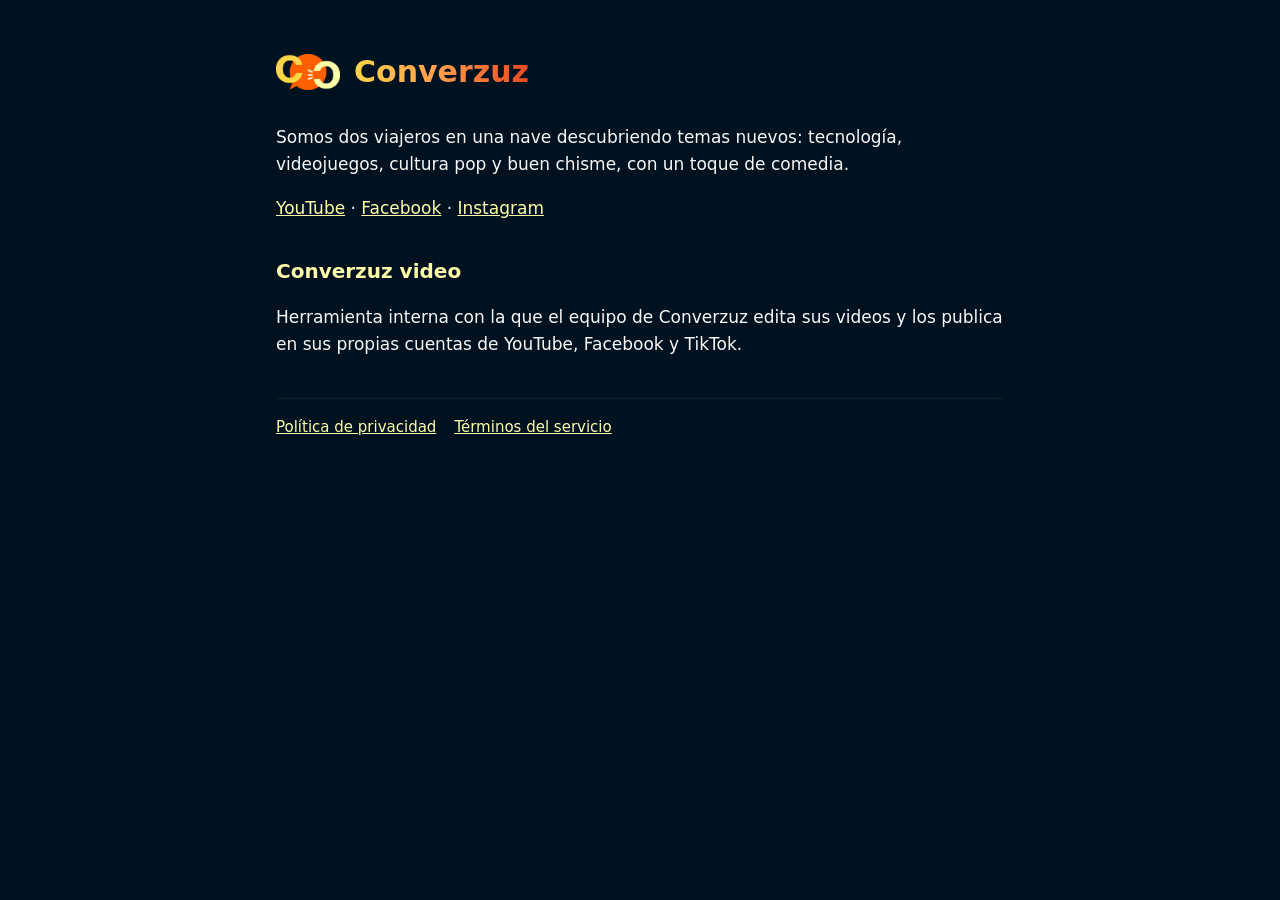
<file: index.html>
<!doctype html>
<html lang="es">
<head>
<meta charset="utf-8"><meta name="viewport" content="width=device-width, initial-scale=1">
<title>Converzuz</title>
<link rel="stylesheet" href="estilo.css">
</head>
<body><main>
<header><img src="simbolo.png" alt="Converzuz"><h1>Converzuz</h1></header>
<p>Somos dos viajeros en una nave descubriendo temas nuevos: tecnología, videojuegos, cultura pop y buen chisme, con un toque de comedia.</p>
<p>
<a href="https://www.youtube.com/@converzuzmx">YouTube</a> ·
<a href="https://www.facebook.com/converzuzmx">Facebook</a> ·
<a href="https://www.instagram.com/converzuzmx">Instagram</a>
</p>
<h2>Converzuz video</h2>
<p>Herramienta interna con la que el equipo de Converzuz edita sus videos y los publica en sus propias cuentas de YouTube, Facebook y TikTok.</p>
<nav><a href="privacidad.html">Política de privacidad</a><a href="terminos.html">Términos del servicio</a></nav>
</main></body>
</html>
</file>
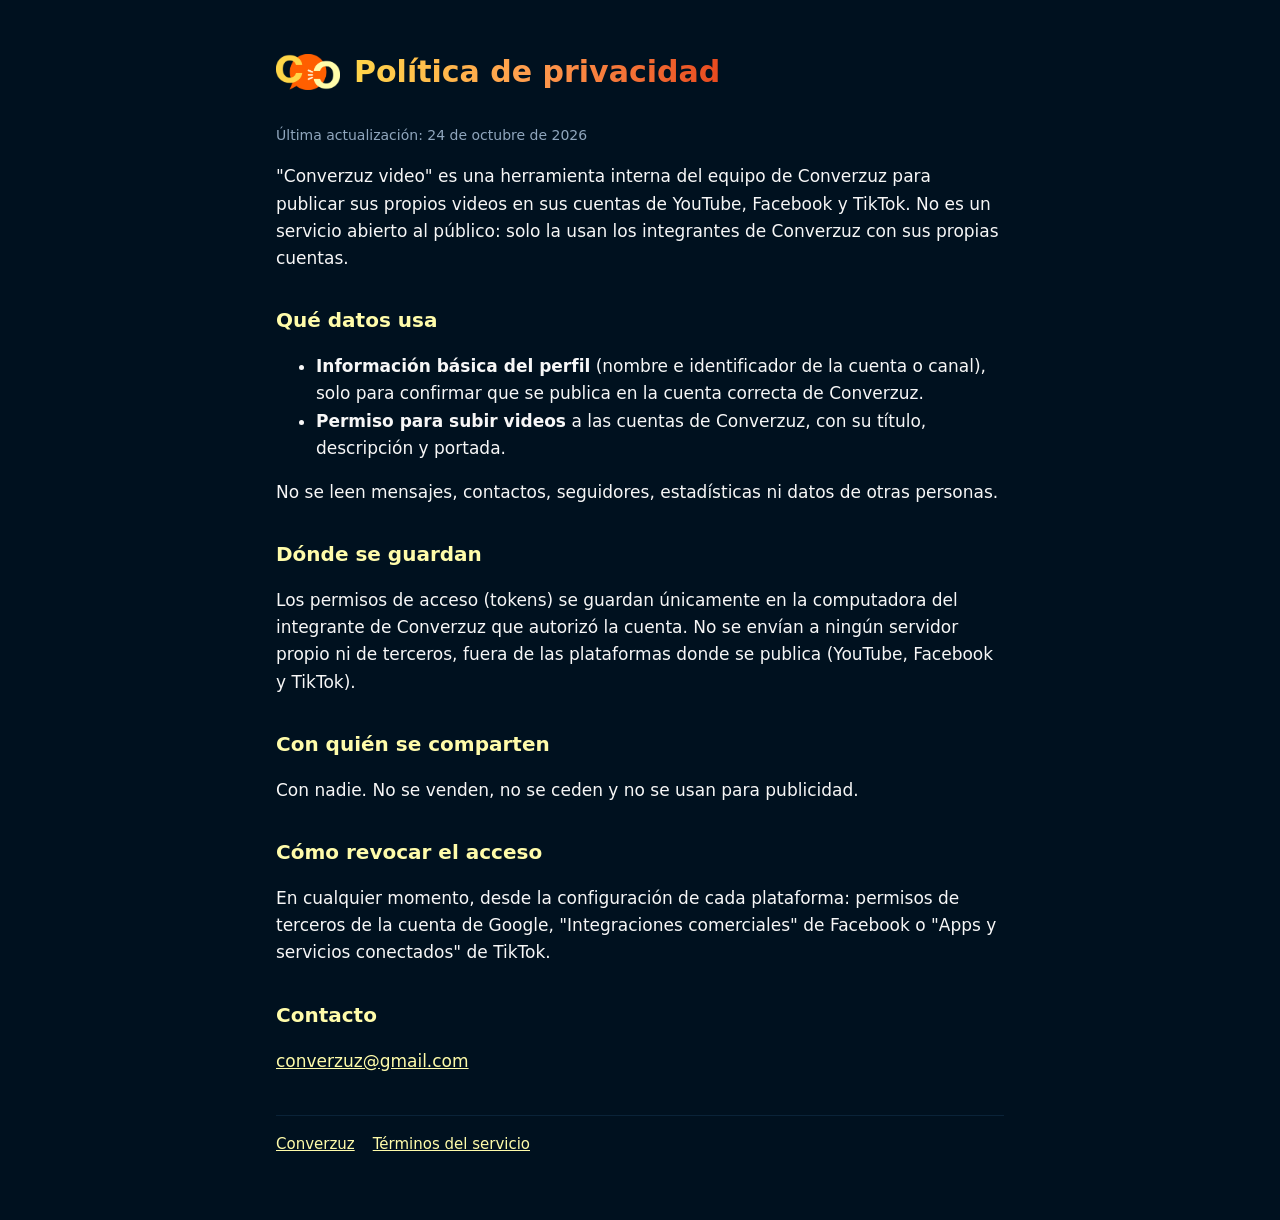
<file: privacidad.html>
<!doctype html>
<html lang="es">
<head>
<meta charset="utf-8"><meta name="viewport" content="width=device-width, initial-scale=1">
<title>Privacidad · Converzuz</title>
<link rel="stylesheet" href="estilo.css">
</head>
<body><main>
<header><img src="simbolo.png" alt="Converzuz"><h1>Política de privacidad</h1></header>
<p class="nota">Última actualización: 24 de octubre de 2026</p>
<p>"Converzuz video" es una herramienta interna del equipo de Converzuz para publicar sus propios videos en sus cuentas de YouTube, Facebook y TikTok. No es un servicio abierto al público: solo la usan los integrantes de Converzuz con sus propias cuentas.</p>
<h2>Qué datos usa</h2>
<ul>
<li><strong>Información básica del perfil</strong> (nombre e identificador de la cuenta o canal), solo para confirmar que se publica en la cuenta correcta de Converzuz.</li>
<li><strong>Permiso para subir videos</strong> a las cuentas de Converzuz, con su título, descripción y portada.</li>
</ul>
<p>No se leen mensajes, contactos, seguidores, estadísticas ni datos de otras personas.</p>
<h2>Dónde se guardan</h2>
<p>Los permisos de acceso (tokens) se guardan únicamente en la computadora del integrante de Converzuz que autorizó la cuenta. No se envían a ningún servidor propio ni de terceros, fuera de las plataformas donde se publica (YouTube, Facebook y TikTok).</p>
<h2>Con quién se comparten</h2>
<p>Con nadie. No se venden, no se ceden y no se usan para publicidad.</p>
<h2>Cómo revocar el acceso</h2>
<p>En cualquier momento, desde la configuración de cada plataforma: permisos de terceros de la cuenta de Google, "Integraciones comerciales" de Facebook o "Apps y servicios conectados" de TikTok.</p>
<h2>Contacto</h2>
<p><a href="mailto:converzuz@gmail.com">converzuz@gmail.com</a></p>
<nav><a href="index.html">Converzuz</a><a href="terminos.html">Términos del servicio</a></nav>
</main></body>
</html>
</file>
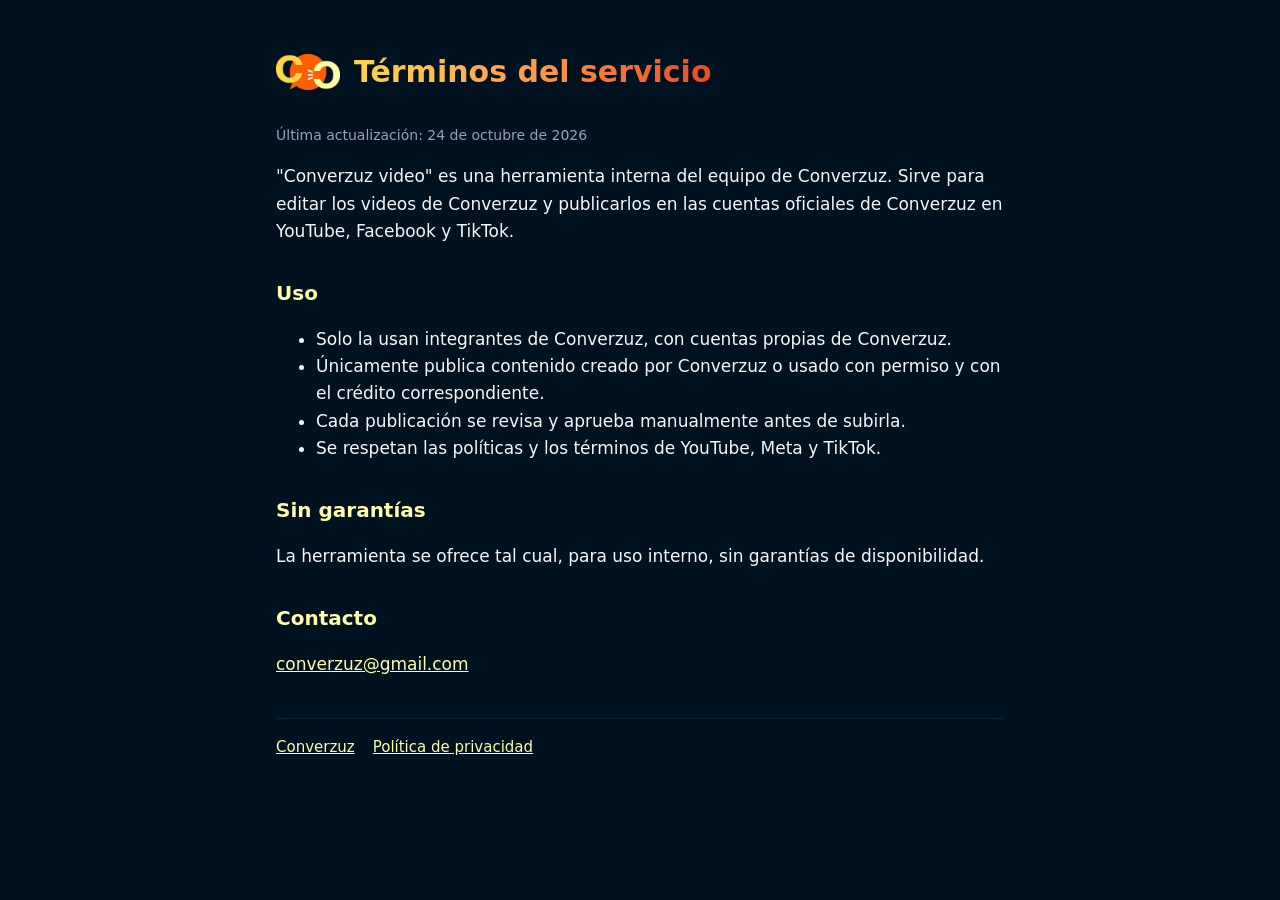
<file: terminos.html>
<!doctype html>
<html lang="es">
<head>
<meta charset="utf-8"><meta name="viewport" content="width=device-width, initial-scale=1">
<title>Términos · Converzuz</title>
<link rel="stylesheet" href="estilo.css">
</head>
<body><main>
<header><img src="simbolo.png" alt="Converzuz"><h1>Términos del servicio</h1></header>
<p class="nota">Última actualización: 24 de octubre de 2026</p>
<p>"Converzuz video" es una herramienta interna del equipo de Converzuz. Sirve para editar los videos de Converzuz y publicarlos en las cuentas oficiales de Converzuz en YouTube, Facebook y TikTok.</p>
<h2>Uso</h2>
<ul>
<li>Solo la usan integrantes de Converzuz, con cuentas propias de Converzuz.</li>
<li>Únicamente publica contenido creado por Converzuz o usado con permiso y con el crédito correspondiente.</li>
<li>Cada publicación se revisa y aprueba manualmente antes de subirla.</li>
<li>Se respetan las políticas y los términos de YouTube, Meta y TikTok.</li>
</ul>
<h2>Sin garantías</h2>
<p>La herramienta se ofrece tal cual, para uso interno, sin garantías de disponibilidad.</p>
<h2>Contacto</h2>
<p><a href="mailto:converzuz@gmail.com">converzuz@gmail.com</a></p>
<nav><a href="index.html">Converzuz</a><a href="privacidad.html">Política de privacidad</a></nav>
</main></body>
</html>
</file>
<file: estilo.css>
:root { --fondo: #00111f; --panel: #0a2338; --texto: #f7f7f7; --gris: #8fa6bd; --crema: #fffcaa; --naranja: #ff6600; }
* { box-sizing: border-box; }
body { margin: 0; background: var(--fondo); color: var(--texto); font: 17px/1.6 "Segoe UI", system-ui, -apple-system, sans-serif; }
main { max-width: 760px; margin: 0 auto; padding: 48px 16px 64px; }
header { display: flex; align-items: center; gap: 14px; margin-bottom: 28px; }
header img { width: 64px; height: auto; }
h1 { font-size: 30px; margin: 0; background: linear-gradient(90deg, #ffd54a, #ff9a4d, #e84a1f); -webkit-background-clip: text; background-clip: text; color: transparent; }
h2 { color: var(--crema); font-size: 20px; margin-top: 32px; }
a { color: var(--crema); }
.nota { color: var(--gris); font-size: 14px; }
nav { margin-top: 40px; padding-top: 16px; border-top: 1px solid var(--panel); font-size: 15px; }
nav a { margin-right: 18px; }
</file>
